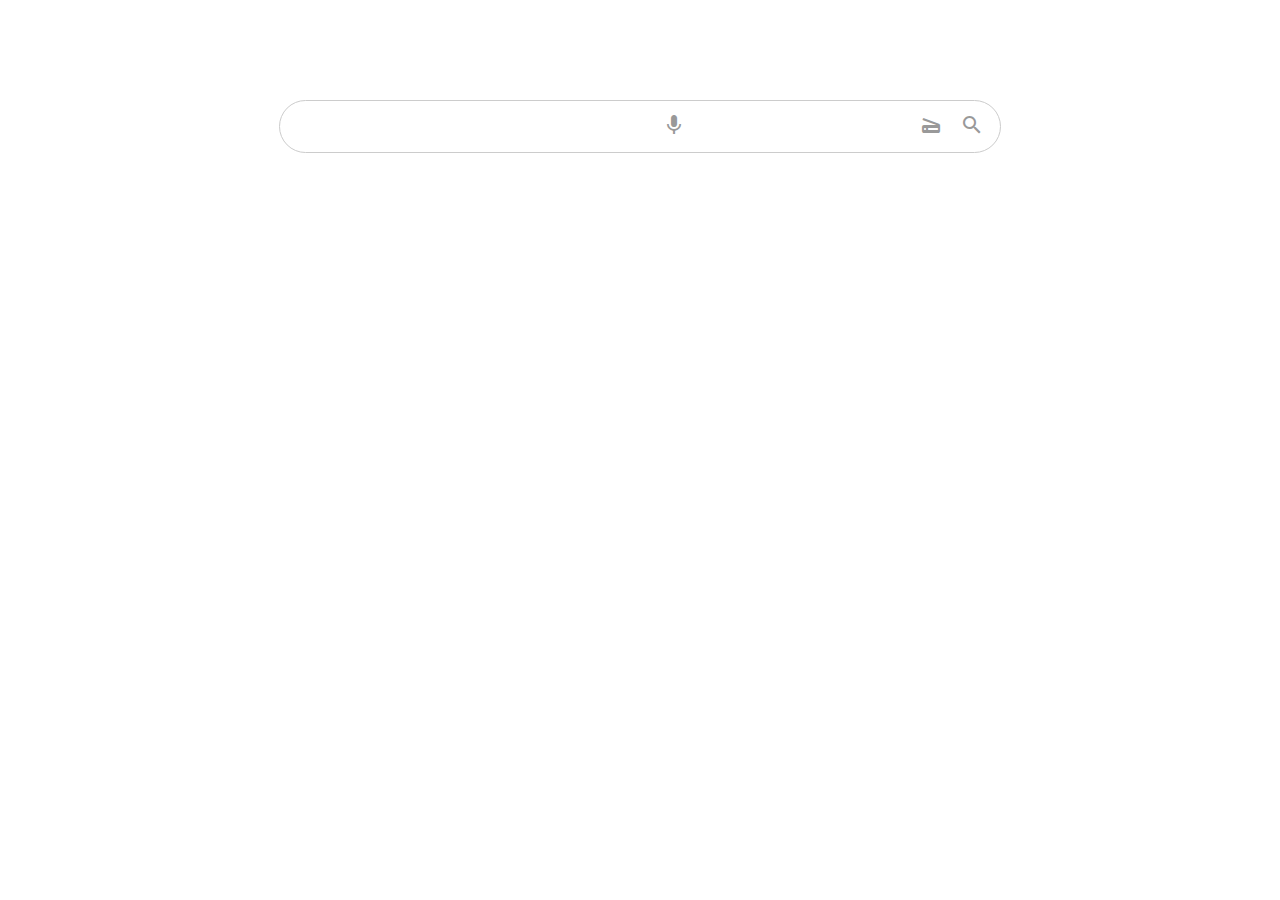
<file: Barra busqueda/index.html>
<!DOCTYPE html>
<html lang="en">
  <head>
    <meta charset="UTF-8" />
    <meta http-equiv="X-UA-Compatible" content="IE=edge" />
    <meta name="viewport" content="width=device-width, initial-scale=1.0" />
    <title>Barra de búsqueda</title>
    <link
      href="https://fonts.googleapis.com/icon?family=Material+Icons"
      rel="stylesheet"
    />
    <link rel="stylesheet" href="style.css" />
  </head>
  <body>
    <div class="search-bar">
      <input type="text" />
      <div class="actions">
        <button><span class="material-icons"> mic </span></button>
        <button><span class="material-icons"> document_scanner </span></button>
        <button>
          <span class="material-icons"> search </span>
        </button>
      </div>
    </div>
  </body>
</html>
</file>
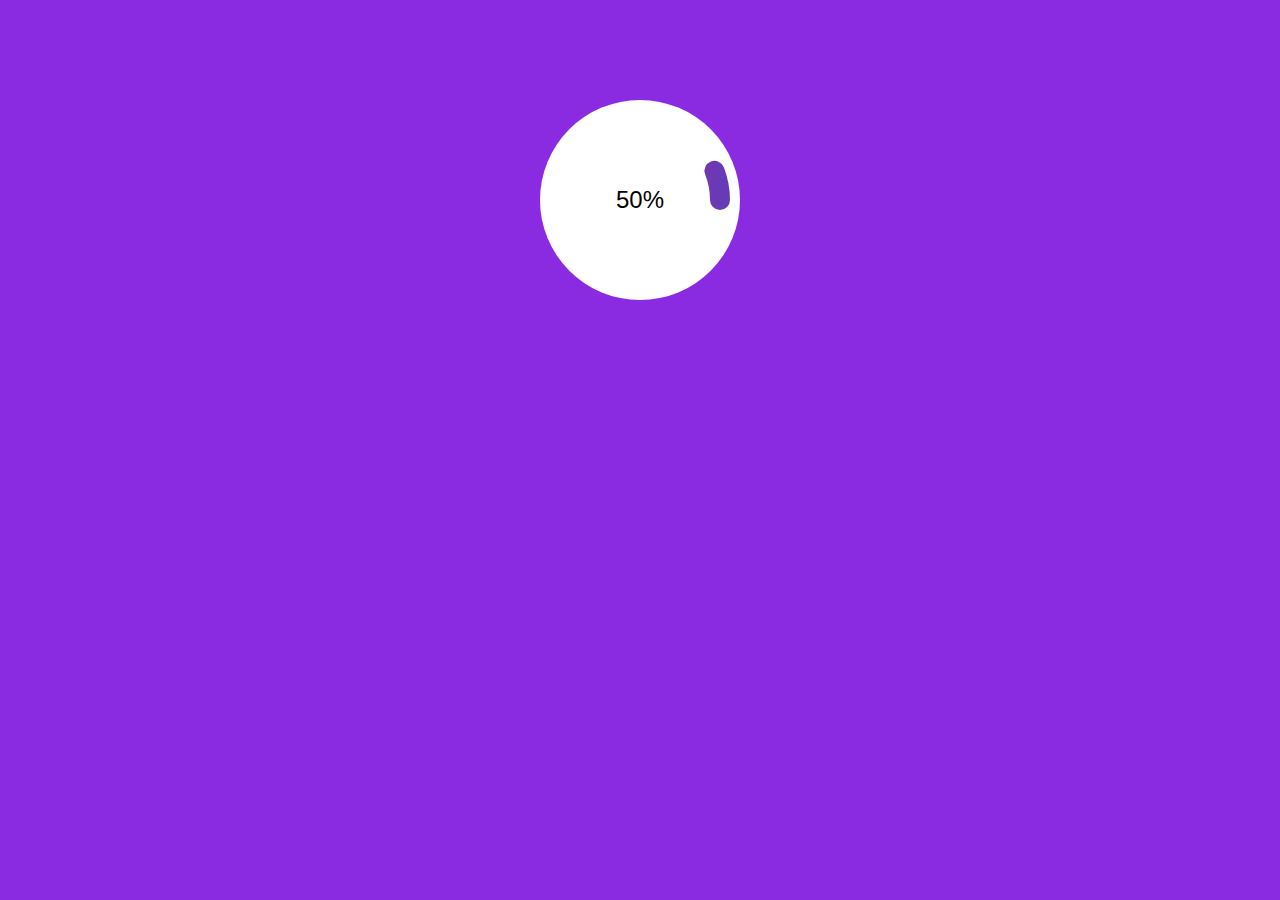
<file: Barra progreso/index.html>
<!DOCTYPE html>
<html lang="en">
  <head>
    <meta charset="UTF-8" />
    <meta http-equiv="X-UA-Compatible" content="IE=edge" />
    <meta name="viewport" content="width=device-width, initial-scale=1.0" />
    <title>Barra de progreso</title>
    <link rel="stylesheet" href="style.css" />
  </head>
  <body>
    <div class="progressbar-container">
      <div class="outer-box">
        <div class="inner-box">50%</div>
        <svg
          xmlns="http://www.w3.org/2000/svg"
          version="1.1"
          width="200px"
          height="200px"
        >
          <defs>
            <linearGradient id="GradientColor">
              <stop offset="0%" stop-color="#e91e63" />
              <stop offset="100%" stop-color="#673ab7" />
            </linearGradient>
          </defs>
          <circle cx="100" cy="100" r="80" stroke-linecap="round" />
        </svg>
      </div>
    </div>
  </body>
</html>
</file>
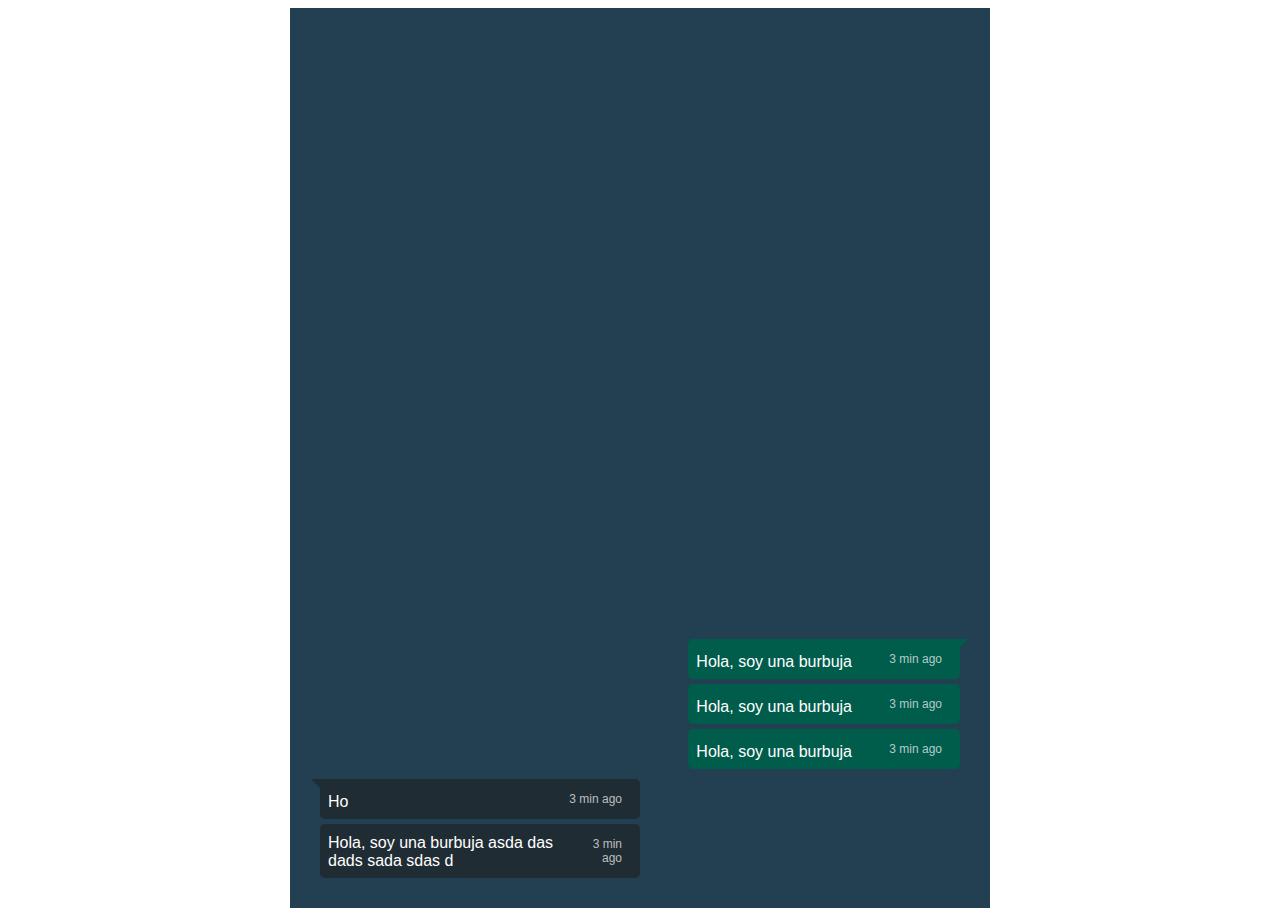
<file: Burbujas chat/index.html>
<!DOCTYPE html>
<html lang="en">
  <head>
    <meta charset="UTF-8" />
    <meta http-equiv="X-UA-Compatible" content="IE=edge" />
    <meta name="viewport" content="width=device-width, initial-scale=1.0" />
    <title>Burbujas chat</title>
    <link rel="stylesheet" href="style.css" />
  </head>
  <body>
    <div class="chat-container">
      <div class="bubble-container right">
        <div class="bubble">
          <div class="bubble-text">
            <div>
              <span> Hola, soy una burbuja</span>
              <div class="bubble-info">3 min ago</div>
            </div>
          </div>
        </div>

        <div class="bubble">
          <div class="bubble-text">
            <div>
              <span> Hola, soy una burbuja</span>
              <div class="bubble-info">3 min ago</div>
            </div>
          </div>
        </div>

        <div class="bubble">
          <div class="bubble-text">
            <div>
              <span> Hola, soy una burbuja</span>
              <div class="bubble-info">3 min ago</div>
            </div>
          </div>
        </div>
      </div>

      <div class="bubble-container left">
        <div class="bubble">
          <div class="bubble-text">
            <div>
              <span> Ho</span>
              <div class="bubble-info">3 min ago</div>
            </div>
          </div>
        </div>

        <div class="bubble">
          <div class="bubble-text">
            <div class="content">
              <span> Hola, soy una burbuja asda das dads sada sdas d</span>
              <div class="bubble-info">3 min ago</div>
            </div>
          </div>
        </div>
      </div>
    </div>
  </body>
</html>
</file>
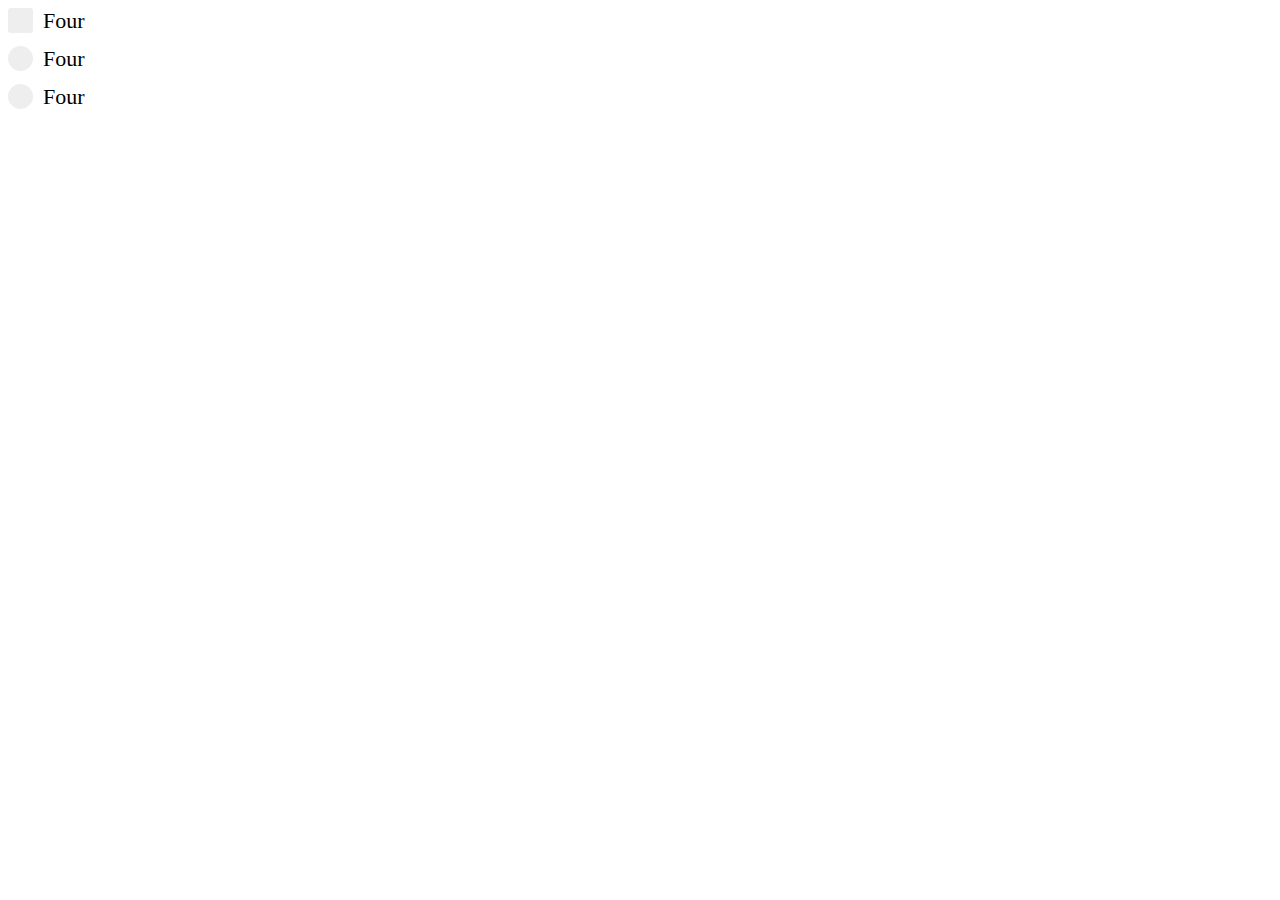
<file: Checkbox/index.html>
<!DOCTYPE html>
<html lang="en">
  <head>
    <meta charset="UTF-8" />
    <meta http-equiv="X-UA-Compatible" content="IE=edge" />
    <meta name="viewport" content="width=device-width, initial-scale=1.0" />
    <title>Tabla de precios</title>
    <link
      href="https://fonts.googleapis.com/icon?family=Material+Icons"
      rel="stylesheet"
    />
    <link rel="stylesheet" href="style.css" />
  </head>
  <body>
    <label class="checkbox-container"
      >Four
      <input type="checkbox" />
      <span class="checkmark">
        <span class="material-icons">check</span>
      </span>
    </label>

    <label class="checkbox-container"
      >Four
      <input type="radio" name="a" />
      <span class="checkmark radio">
        <div class="circle"></div>
      </span>
    </label>
    <label class="checkbox-container"
      >Four
      <input type="radio" name="a" />
      <span class="checkmark radio">
        <div class="circle"></div>
      </span>
    </label>
  </body>
</html>
</file>
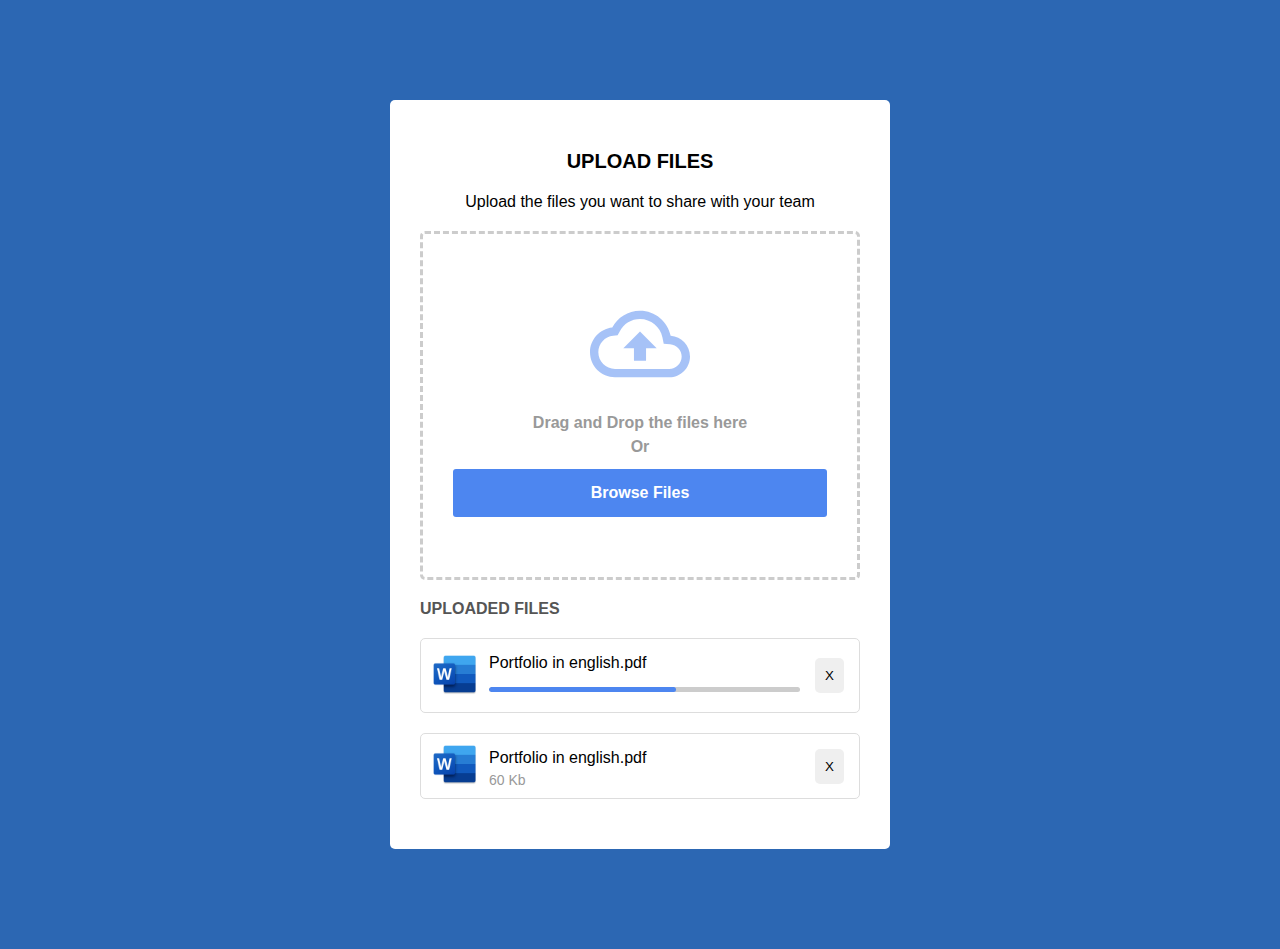
<file: Drag and drop/index.html>
<!DOCTYPE html>
<html lang="en">
  <head>
    <meta charset="UTF-8" />
    <meta http-equiv="X-UA-Compatible" content="IE=edge" />
    <meta name="viewport" content="width=device-width, initial-scale=1.0" />
    <title>Drag and Drop</title>
    <link rel="stylesheet" href="style.css" />
  </head>
  <body>
    <div class="upload-container">
      <div class="title">UPLOAD FILES</div>
      <div class="description">
        Upload the files you want to share with your team
      </div>
      <div class="drag-drop">
        <div class="icon">
          <svg
            xmlns="http://www.w3.org/2000/svg"
            height="24px"
            viewBox="0 0 24 24"
            width="24px"
            fill="#000000"
          >
            <path d="M0 0h24v24H0V0z" fill="none" />
            <path
              d="M19.35 10.04C18.67 6.59 15.64 4 12 4 9.11 4 6.6 5.64 5.35 8.04 2.34 8.36 0 10.91 0 14c0 3.31 2.69 6 6 6h13c2.76 0 5-2.24 5-5 0-2.64-2.05-4.78-4.65-4.96zM19 18H6c-2.21 0-4-1.79-4-4 0-2.05 1.53-3.76 3.56-3.97l1.07-.11.5-.95C8.08 7.14 9.94 6 12 6c2.62 0 4.88 1.86 5.39 4.43l.3 1.5 1.53.11c1.56.1 2.78 1.41 2.78 2.96 0 1.65-1.35 3-3 3zM8 13h2.55v3h2.9v-3H16l-4-4z"
            />
          </svg>
        </div>
        <div>Drag and Drop the files here <br />Or</div>
        <button class="btn">Browse Files</button>
      </div>

      <div class="title-section">UPLOADED FILES</div>
      <div class="uploaded-files">
        <div class="file">
          <div class="icon">
            <img src="word icon.png" width="48" alt="" />
          </div>
          <div class="title">
            <span class="name">Portfolio in english.pdf</span>
            <div class="progress">
              <div class="progress-60"></div>
            </div>
          </div>
          <div class="actions">
            <button>X</button>
          </div>
        </div>

        <div class="file">
          <div class="icon">
            <img src="word icon.png" width="48" alt="" />
          </div>
          <div class="title">
            <span class="name">Portfolio in english.pdf</span>
            <div class="size">60 Kb</div>
          </div>
          <div class="actions">
            <button>X</button>
          </div>
        </div>
      </div>
    </div>
  </body>
</html>
</file>
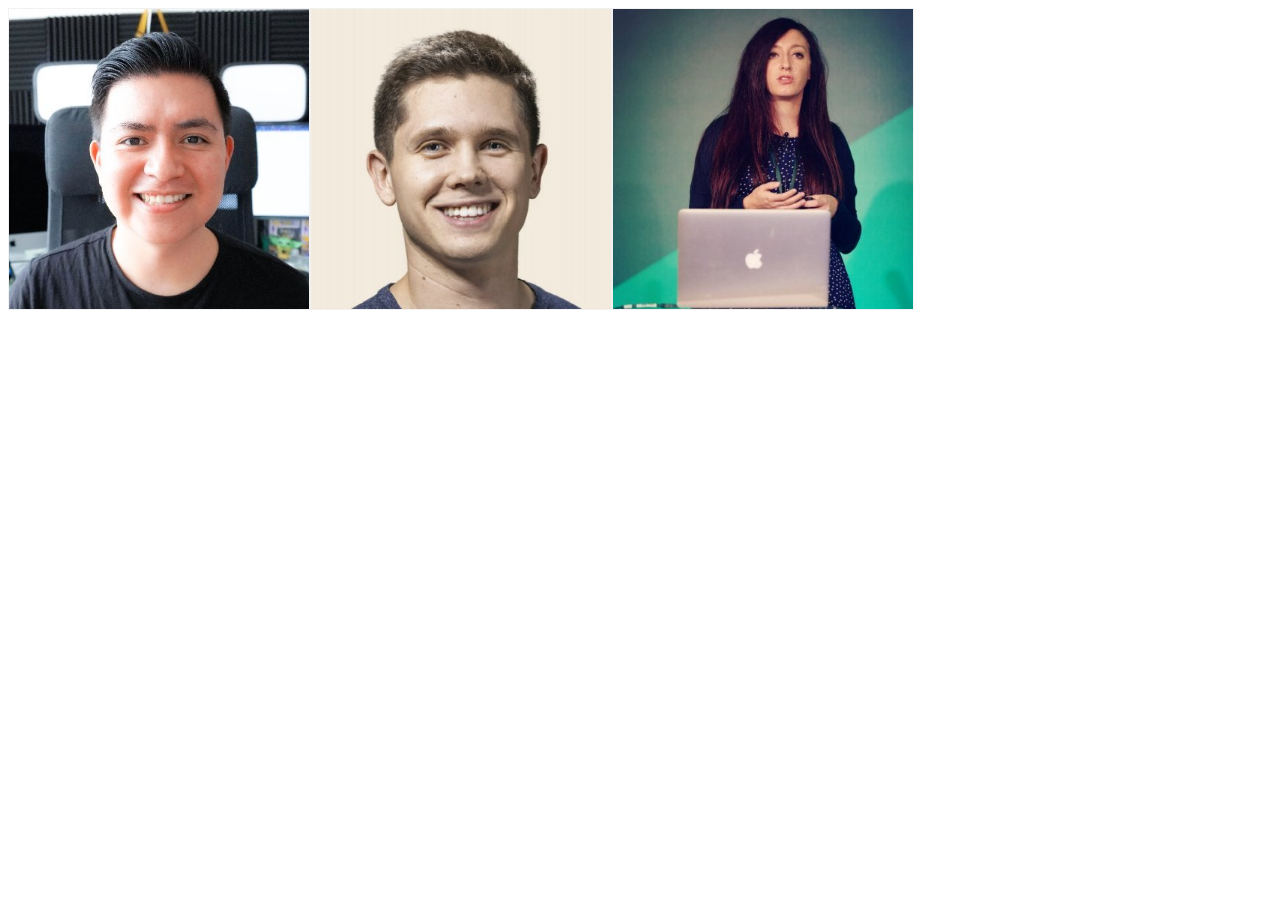
<file: Flip card/index.html>
<!DOCTYPE html>
<html lang="en">
  <head>
    <meta charset="UTF-8" />
    <meta http-equiv="X-UA-Compatible" content="IE=edge" />
    <meta name="viewport" content="width=device-width, initial-scale=1.0" />
    <title>Flip card</title>
    <link rel="stylesheet" href="style.css" />
  </head>
  <body>
    <div class="cards">
      <div class="flip-card">
        <div class="flip-card-inner">
          <div class="flip-card-front">
            <img
              src="profile1.jpeg"
              alt="Avatar"
              style="width: 300px; height: 300px"
            />
          </div>
          <div class="flip-card-back">
            <h1>John Doe</h1>
            <p>Architect & Engineer</p>
            <p>We love that guy</p>
          </div>
        </div>
      </div>
      <div class="flip-card">
        <div class="flip-card-inner">
          <div class="flip-card-front">
            <img
              src="profile2.jpeg"
              alt="Avatar"
              style="width: 300px; height: 300px"
            />
          </div>
          <div class="flip-card-back">
            <h1>John Doe</h1>
            <p>Architect & Engineer</p>
            <p>We love that guy</p>
          </div>
        </div>
      </div>
      <div class="flip-card">
        <div class="flip-card-inner">
          <div class="flip-card-front">
            <img
              src="profile3.jpeg"
              alt="Avatar"
              style="width: 300px; height: 300px"
            />
          </div>
          <div class="flip-card-back">
            <h1>John Doe</h1>
            <p>Architect & Engineer</p>
            <p>We love that guy</p>
          </div>
        </div>
      </div>
    </div>
  </body>
</html>
</file>
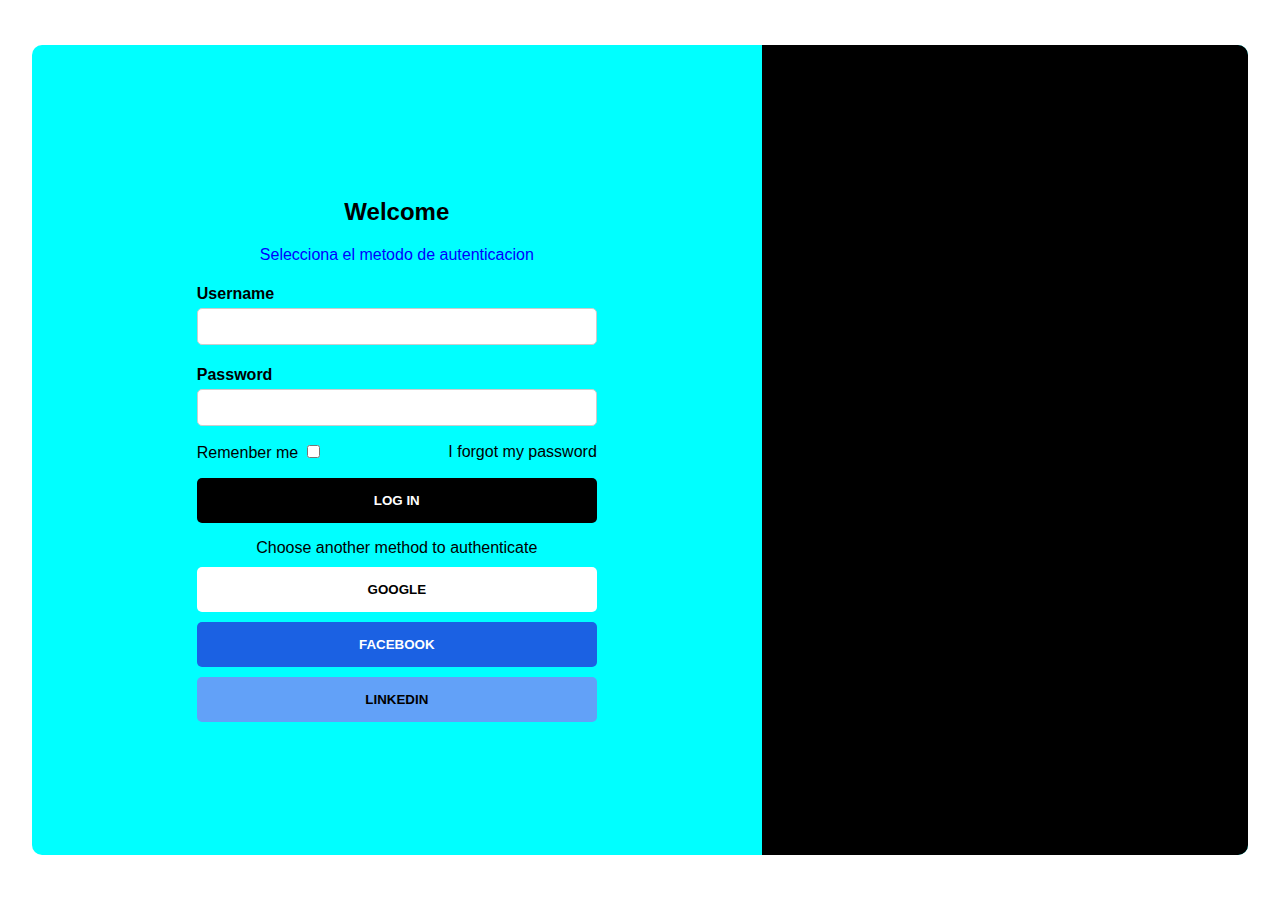
<file: Formulario login/index.html>
<!DOCTYPE html>
<html lang="en">

<head>
    <meta charset="UTF-8">
    <meta http-equiv="X-UA-Compatible" content="IE=edge">
    <meta name="viewport" content="width=device-width, initial-scale=1.0">
    <link rel="stylesheet" href="style.css">
    <title>Formulario Login</title>
</head>

<body>
    <div class="form-container">
        <div class="login-container">
            <h2>Welcome</h2>
            <p>Selecciona el metodo de autenticacion</p>

            <form action="">
                <p>
                    <label for="username">Username</label>
                    <input class="input" type="text" name="username" />
                </p>

                <p>
                    <label for="password">Password</label>
                    <input class="input" type="text" name="password" />
                </p>

                <div class="options">
                    <div>
                        Remenber me
                        <input type="checkbox" name="rememberme" />
                    </div>
                    <div>
                        <a href="#">I forgot my password</a>
                    </div>
                </div>

                <p>
                    <input type="submit" class="btn btn-login" value="Log in" />
                </p>
                <div class="providers">
                    <span>Choose another method to authenticate</span>
                    <button class="btn btn-google">Google</button>
                    <button class="btn btn-facebook">Facebook</button>
                    <button class="btn btn-linkedin">Linkedin</button>
                </div>
            </form>
        </div>
        <div class="welcome-screen-container"></div>
    </div>
</body>

</html>
</file>
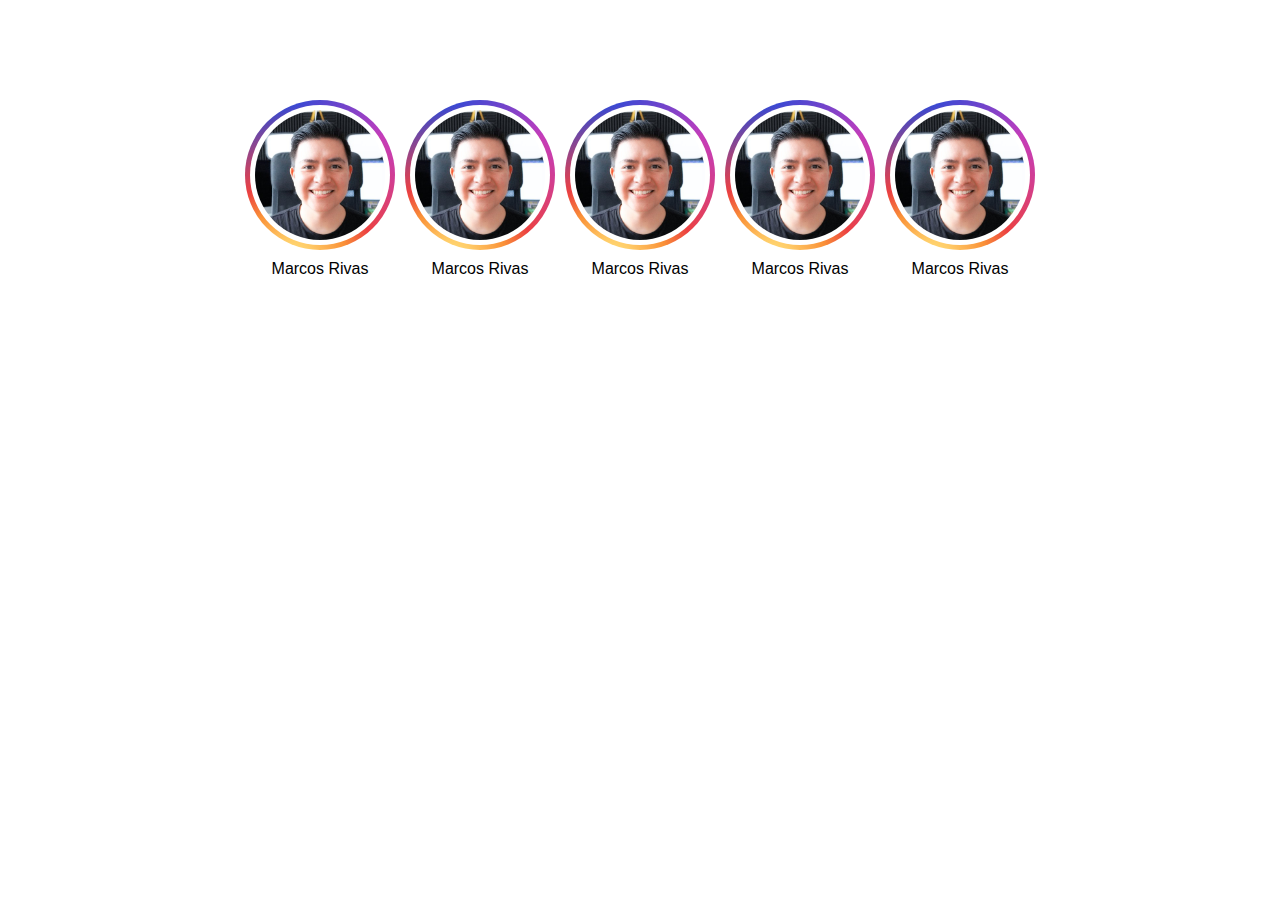
<file: Historias ig/index.html>
<!DOCTYPE html>
<html lang="en">
  <head>
    <meta charset="UTF-8" />
    <meta http-equiv="X-UA-Compatible" content="IE=edge" />
    <meta name="viewport" content="width=device-width, initial-scale=1.0" />
    <title>Historias IG</title>
    <link rel="stylesheet" href="style.css" />
  </head>
  <body>
    <div class="stories-container">
      <div class="story">
        <div class="outer-border">
          <div class="border">
            <a href="#">
              <img src="profile1.jpeg" alt="" />
            </a>
          </div>
        </div>
        <div class="name">Marcos Rivas</div>
      </div>

      <div class="story">
        <div class="outer-border">
          <div class="border">
            <a href="#">
              <img src="profile1.jpeg" alt="" />
            </a>
          </div>
        </div>
        <div class="name">Marcos Rivas</div>
      </div>

      <div class="story">
        <div class="outer-border">
          <div class="border">
            <a href="#">
              <img src="profile1.jpeg" alt="" />
            </a>
          </div>
        </div>
        <div class="name">Marcos Rivas</div>
      </div>

      <div class="story">
        <div class="outer-border">
          <div class="border">
            <a href="#">
              <img src="profile1.jpeg" alt="" />
            </a>
          </div>
        </div>
        <div class="name">Marcos Rivas</div>
      </div>

      <div class="story">
        <div class="outer-border">
          <div class="border">
            <a href="#">
              <img src="profile1.jpeg" alt="" />
            </a>
          </div>
        </div>
        <div class="name">Marcos Rivas</div>
      </div>
    </div>
  </body>
</html>
</file>
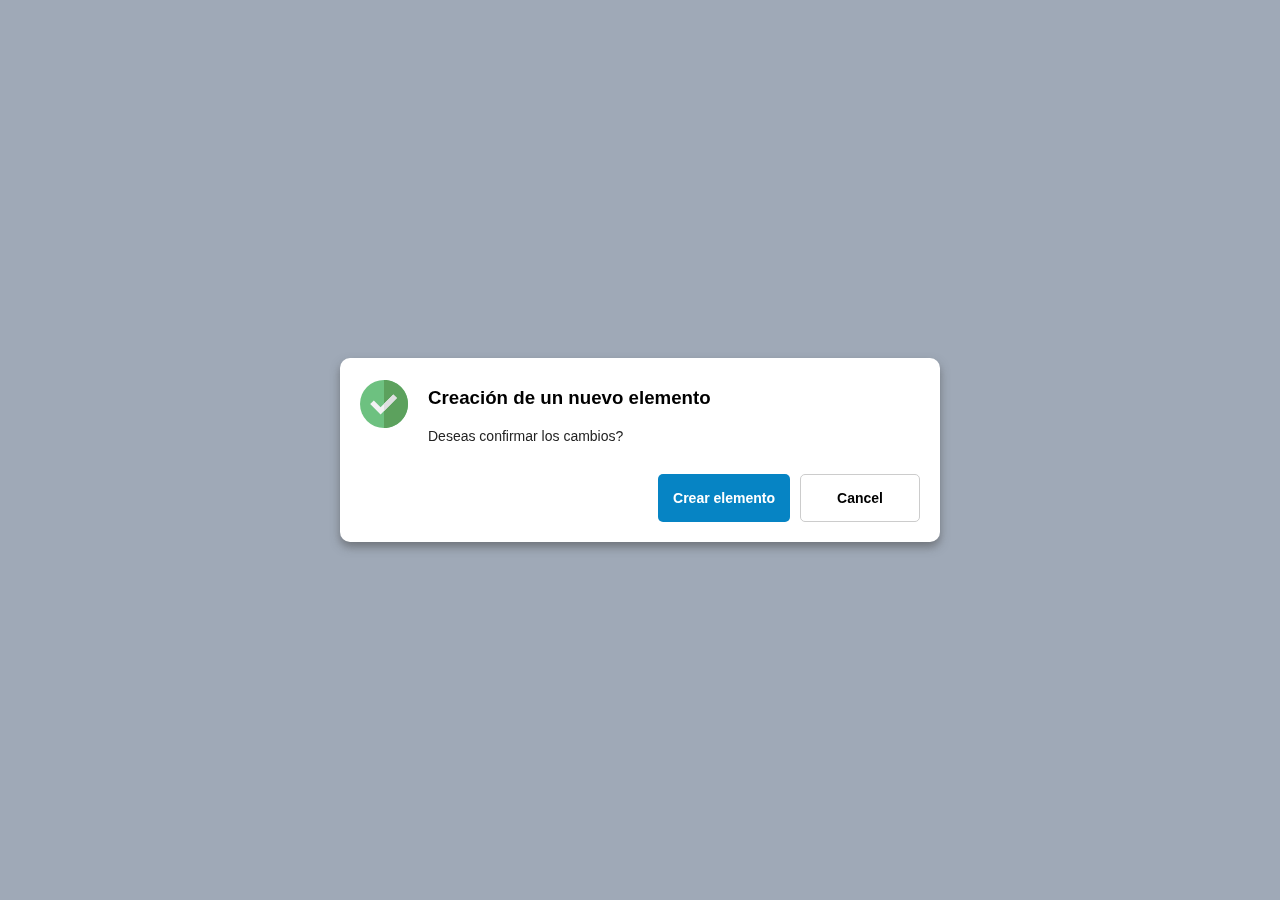
<file: Modal/index.html>
<!DOCTYPE html>
<html lang="en">
  <head>
    <meta charset="UTF-8" />
    <meta http-equiv="X-UA-Compatible" content="IE=edge" />
    <meta name="viewport" content="width=device-width, initial-scale=1.0" />
    <title>Modal</title>
    <link rel="stylesheet" href="style.css" />
  </head>
  <body>
    <div class="modal-container">
      <div class="modal">
        <div class="content">
          <div class="icon">
            <img src="check-svgrepo-com.svg" width="48" alt="" />
          </div>
          <div class="message">
            <div class="title">
              <h3>Creación de un nuevo elemento</h3>
            </div>
            <div class="text">Deseas confirmar los cambios?</div>
          </div>
        </div>
        <div class="actions">
          <button class="btn-confirm">Crear elemento</button>
          <button class="btn-cancel">Cancel</button>
        </div>
      </div>
    </div>
  </body>
</html>
</file>
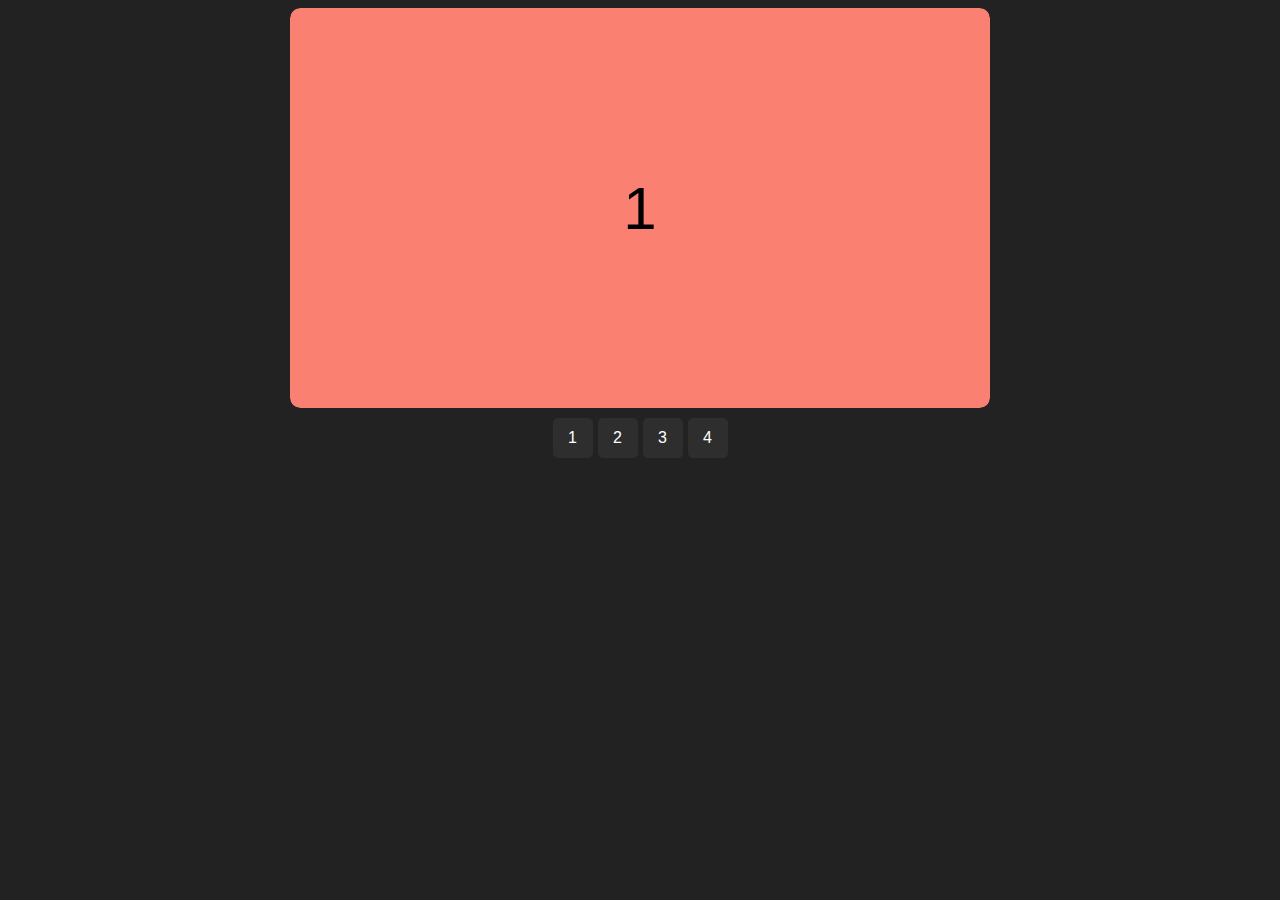
<file: Slider/index.html>
<!DOCTYPE html>
<html lang="en">
  <head>
    <meta charset="UTF-8" />
    <meta http-equiv="X-UA-Compatible" content="IE=edge" />
    <meta name="viewport" content="width=device-width, initial-scale=1.0" />
    <title>Slider</title>
    <link rel="stylesheet" href="style.css" />
  </head>
  <body>
    <div class="slider-container">
      <div class="slider-viewport">
        <div class="slide" id="slide1">1</div>
        <div class="slide" id="slide2">2</div>
        <div class="slide" id="slide3">3</div>
        <div class="slide" id="slide4">4</div>
      </div>
      <div class="links">
        <a href="#slide1">1</a>
        <a href="#slide2">2</a>
        <a href="#slide3">3</a>
        <a href="#slide4">4</a>
      </div>
    </div>
  </body>
</html>
</file>
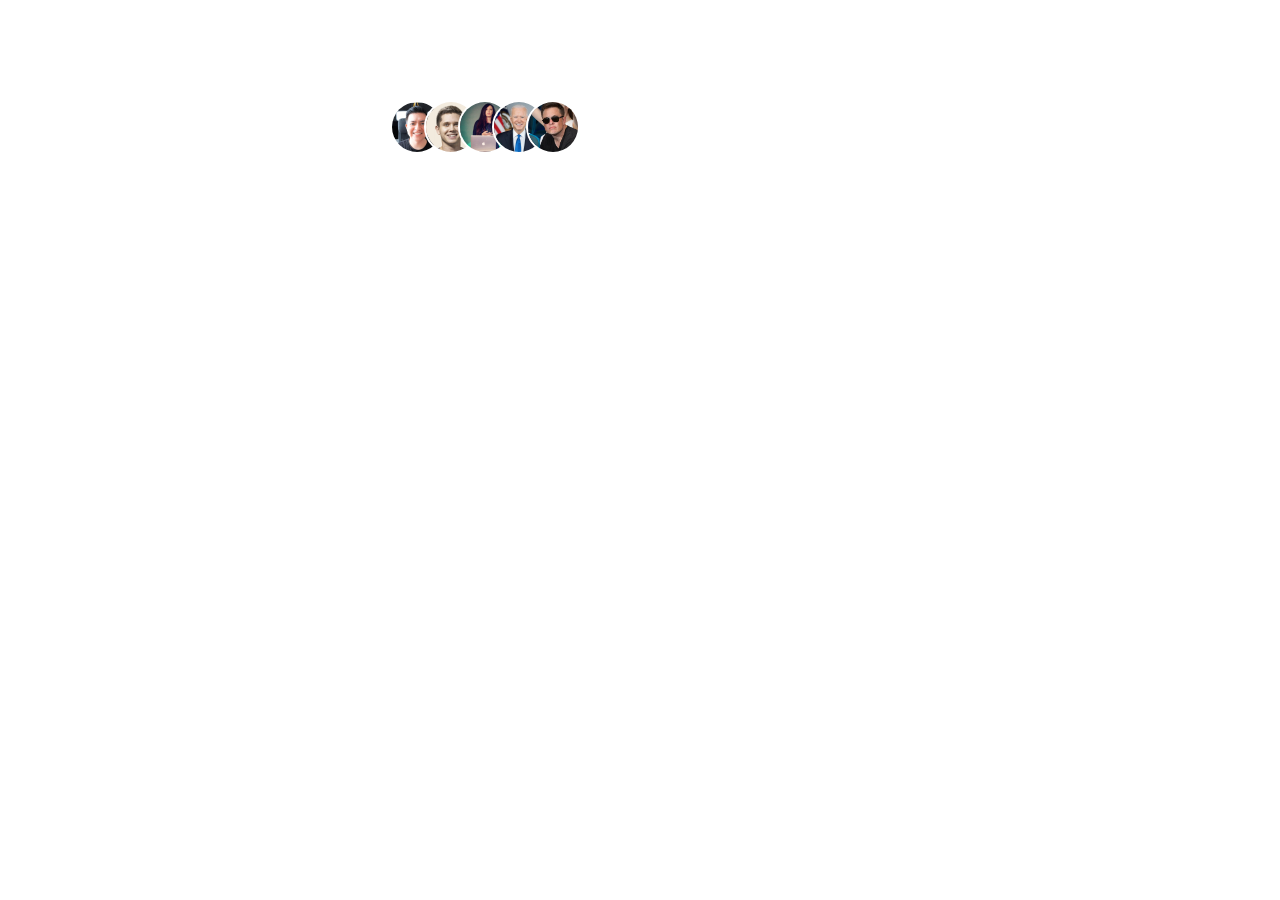
<file: Stack de personas/index.html>
<!DOCTYPE html>
<html lang="en">
  <head>
    <meta charset="UTF-8" />
    <meta http-equiv="X-UA-Compatible" content="IE=edge" />
    <meta name="viewport" content="width=device-width, initial-scale=1.0" />
    <title>Thread</title>
    <link
      href="https://fonts.googleapis.com/icon?family=Material+Icons"
      rel="stylesheet"
    />
    <link rel="stylesheet" href="style.css" />
  </head>
  <body>
    <div class="personas-container">
      <div class="persona">
        <img src="profile1.jpeg" alt="" />
        <span class="name">
          <span class="text"> Marcos Rivas</span>
        </span>
      </div>
      <div class="persona">
        <img src="profile2.jpeg" alt="" />
        <span class="name">
          <span class="text"> Max Liu</span>
        </span>
      </div>
      <div class="persona">
        <img src="profile3.jpeg" alt="" />
        <span class="name">
          <span class="text"> Sandra Hellsviwochky</span>
        </span>
      </div>
      <div class="persona">
        <img src="profile4.jpeg" alt="" />
        <span class="name">
          <span class="text"> José de la Cruz</span>
        </span>
      </div>
      <div class="persona">
        <img src="profile5.jpeg" alt="" />
        <span class="name">
          <span class="text"> Leonardo Mosqueda Sall</span>
        </span>
      </div>
    </div>
  </body>
</html>
</file>
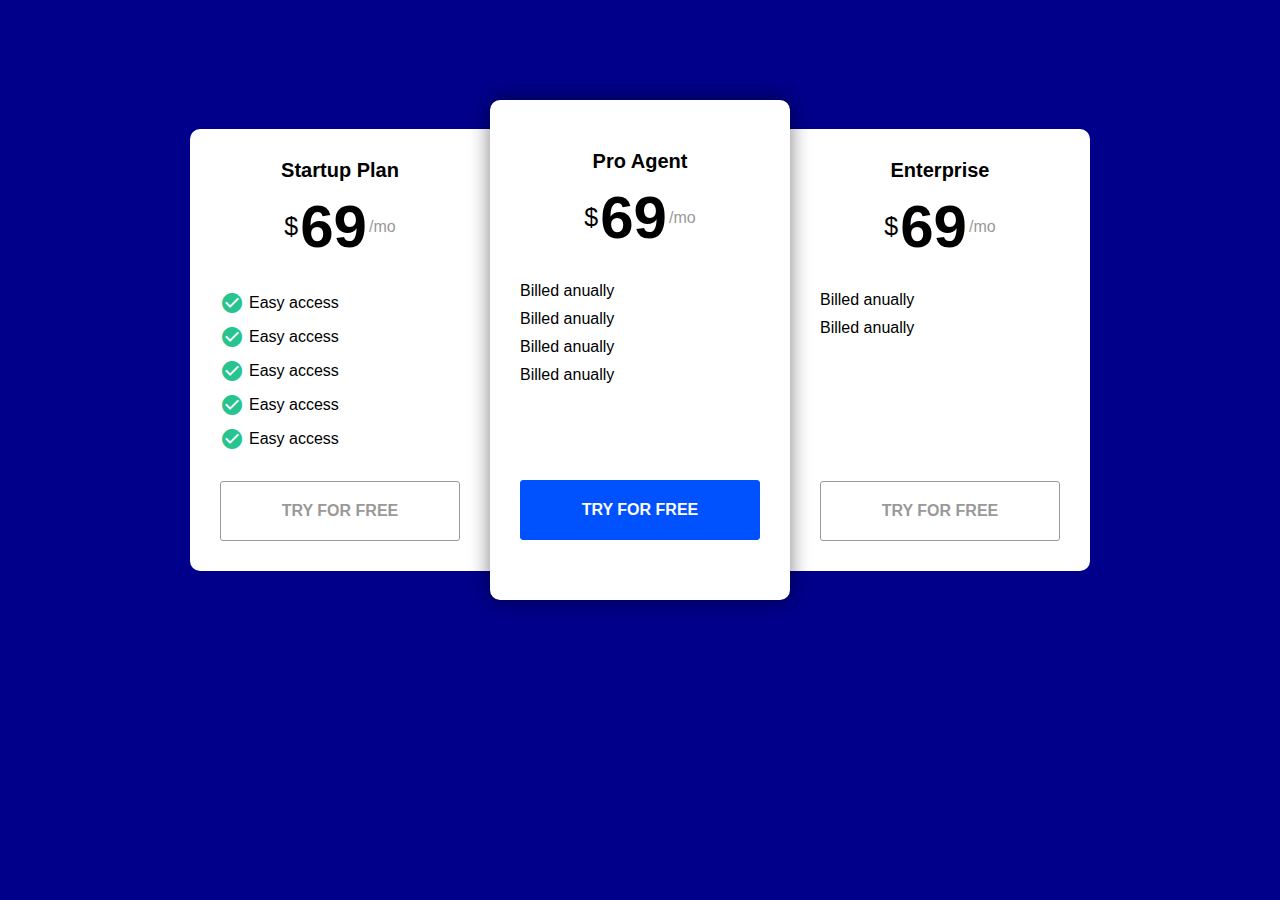
<file: Tabla precios/index.html>
<!DOCTYPE html>
<html lang="en">
  <head>
    <meta charset="UTF-8" />
    <meta http-equiv="X-UA-Compatible" content="IE=edge" />
    <meta name="viewport" content="width=device-width, initial-scale=1.0" />
    <title>Tabla de precios</title>
    <link
      href="https://fonts.googleapis.com/icon?family=Material+Icons"
      rel="stylesheet"
    />
    <link rel="stylesheet" href="style.css" />
  </head>
  <body>
    <div class="price-table-container">
      <div class="table">
        <div class="title">Startup Plan</div>
        <div class="price">
          <span class="currency">$</span>
          <span class="number">69</span>
          <span class="frequency">/mo</span>
        </div>
        <div class="features">
          <ul>
            <li>
              <span class="material-icons check_circle"> check_circle </span
              >Easy access
            </li>
            <li>
              <span class="material-icons check_circle"> check_circle </span
              >Easy access
            </li>
            <li>
              <span class="material-icons check_circle"> check_circle </span
              >Easy access
            </li>
            <li>
              <span class="material-icons check_circle"> check_circle </span
              >Easy access
            </li>
            <li>
              <span class="material-icons check_circle"> check_circle </span
              >Easy access
            </li>
          </ul>
        </div>
        <div class="actions">
          <a href="#" class="btn">Try for free</a>
        </div>
      </div>

      <div class="table recommended">
        <div class="title">Pro Agent</div>
        <div class="price">
          <span class="currency">$</span>
          <span class="number">69</span>
          <span class="frequency">/mo</span>
        </div>
        <div class="features">
          <ul>
            <li>Billed anually</li>
            <li>Billed anually</li>
            <li>Billed anually</li>
            <li>Billed anually</li>
          </ul>
        </div>
        <div class="actions">
          <a href="#" class="btn recommended">Try for free</a>
        </div>
      </div>

      <div class="table">
        <div class="title">Enterprise</div>
        <div class="price">
          <span class="currency">$</span>
          <span class="number">69</span>
          <span class="frequency">/mo</span>
        </div>
        <div class="features">
          <ul>
            <li>Billed anually</li>
            <li>Billed anually</li>
          </ul>
        </div>
        <div class="actions">
          <a href="#" class="btn">Try for free</a>
        </div>
      </div>
    </div>
  </body>
</html>
</file>
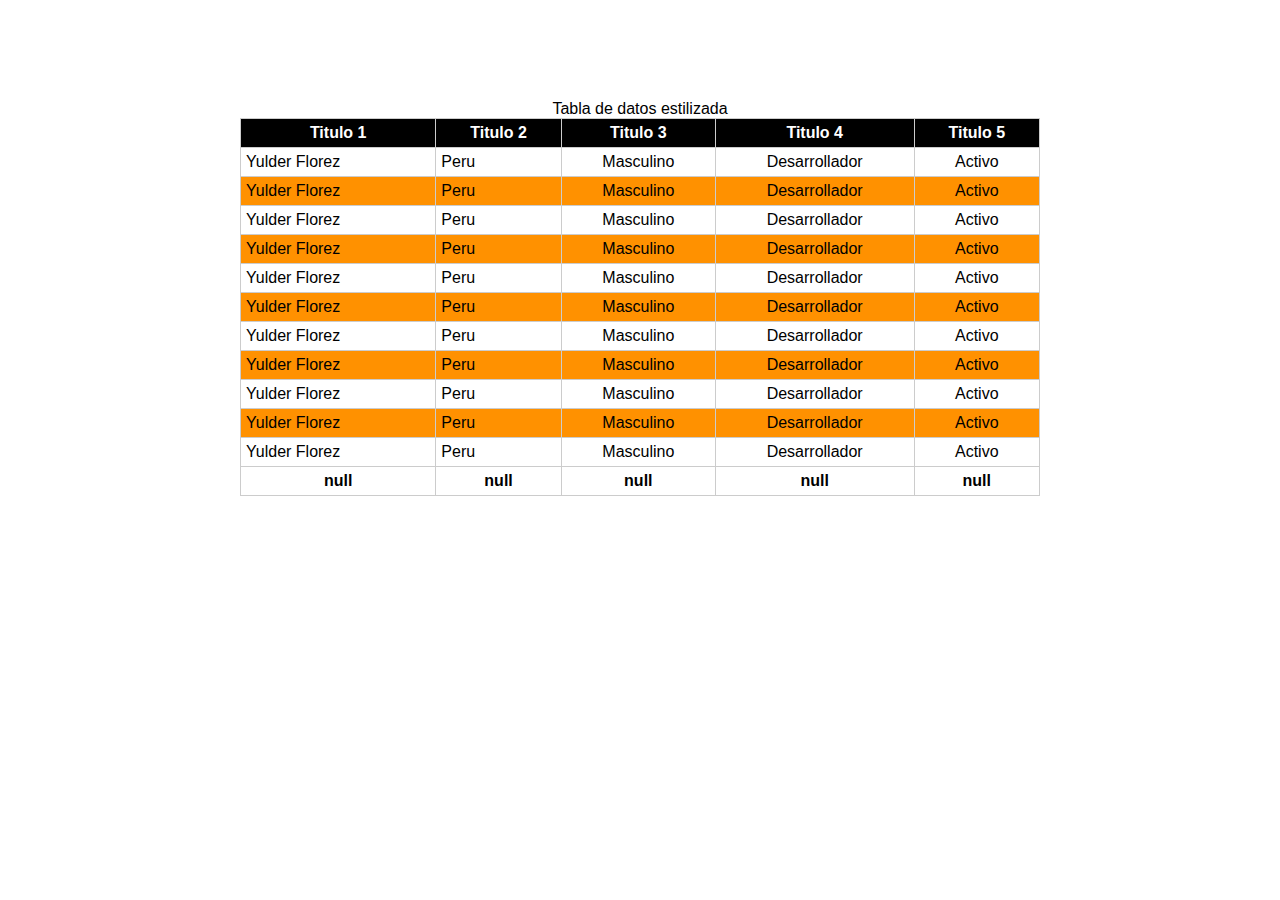
<file: Tabla/index.html>
<!DOCTYPE html>
<html lang="en">
  <head>
    <meta charset="UTF-8" />
    <meta http-equiv="X-UA-Compatible" content="IE=edge" />
    <meta name="viewport" content="width=device-width, initial-scale=1.0" />
    <link rel="stylesheet" href="style.css" />
    <title>Tabla estilizada</title>
  </head>

  <body>
    <table>
      <caption>
        Tabla de datos estilizada
      </caption>

      <thead>
        <tr>
          <th>Titulo 1</th>
          <th>Titulo 2</th>
          <th>Titulo 3</th>
          <th>Titulo 4</th>
          <th>Titulo 5</th>
        </tr>
      </thead>

      <tbody>
        <tr>
          <td>Yulder Florez</td>
          <td>Peru</td>
          <td>Masculino</td>
          <td>Desarrollador</td>
          <td>Activo</td>
        </tr>
        <tr>
          <td>Yulder Florez</td>
          <td>Peru</td>
          <td>Masculino</td>
          <td>Desarrollador</td>
          <td>Activo</td>
        </tr>
        <tr>
          <td>Yulder Florez</td>
          <td>Peru</td>
          <td>Masculino</td>
          <td>Desarrollador</td>
          <td>Activo</td>
        </tr>
        <tr>
          <td>Yulder Florez</td>
          <td>Peru</td>
          <td>Masculino</td>
          <td>Desarrollador</td>
          <td>Activo</td>
        </tr>
        <tr>
          <td>Yulder Florez</td>
          <td>Peru</td>
          <td>Masculino</td>
          <td>Desarrollador</td>
          <td>Activo</td>
        </tr>
        <tr>
          <td>Yulder Florez</td>
          <td>Peru</td>
          <td>Masculino</td>
          <td>Desarrollador</td>
          <td>Activo</td>
        </tr>
        <tr>
          <td>Yulder Florez</td>
          <td>Peru</td>
          <td>Masculino</td>
          <td>Desarrollador</td>
          <td>Activo</td>
        </tr>
        <tr>
          <td>Yulder Florez</td>
          <td>Peru</td>
          <td>Masculino</td>
          <td>Desarrollador</td>
          <td>Activo</td>
        </tr>
        <tr>
          <td>Yulder Florez</td>
          <td>Peru</td>
          <td>Masculino</td>
          <td>Desarrollador</td>
          <td>Activo</td>
        </tr>
        <tr>
          <td>Yulder Florez</td>
          <td>Peru</td>
          <td>Masculino</td>
          <td>Desarrollador</td>
          <td>Activo</td>
        </tr>
        <tr>
          <td>Yulder Florez</td>
          <td>Peru</td>
          <td>Masculino</td>
          <td>Desarrollador</td>
          <td>Activo</td>
        </tr>
      </tbody>

      <tfoot>
        <tr>
          <th>null</th>
          <th>null</th>
          <th>null</th>
          <th>null</th>
          <th>null</th>
        </tr>
      </tfoot>
    </table>
  </body>
</html>
</file>
<file: Barra busqueda/style.css>
body {
  font-family: Arial, Helvetica, sans-serif;
}

.material-icons {
  font-family: "Material Icons";
  font-weight: normal;
  font-style: normal;
  font-size: 24px; /* Preferred icon size */
  display: inline-block;
  line-height: 1;
  text-transform: none;
  letter-spacing: normal;
  word-wrap: normal;
  white-space: nowrap;
  direction: ltr;

  /* Support for all WebKit browsers. */
  -webkit-font-smoothing: antialiased;
  /* Support for Safari and Chrome. */
  text-rendering: optimizeLegibility;

  /* Support for Firefox. */
  -moz-osx-font-smoothing: grayscale;

  /* Support for IE. */
  font-feature-settings: "liga";
}

.search-bar {
  border: solid 1px #ccc;
  border-radius: 30px;

  display: flex;
  flex-direction: row;
  align-items: center;

  padding: 5px 10px;

  width: 700px;
  margin: 100px auto;
}
.search-bar:focus-within {
  border: solid 1px #aaa;
  box-shadow: 0 2px 5px rgba(0, 0, 0, 0.2);
}

.search-bar input[type="text"] {
  border: none;
  outline: none;
  flex: 1;
  padding: 10px;
  font-size: 18px;
}

.search-bar .actions {
  display: flex;
  gap: 5px;
}

.search-bar .actions button {
  border: none;
  outline: none;
  background: none;
  cursor: pointer;
  color: #999;
}

.search-bar .actions button:hover {
  color: #2979e2;
}
</file>
<file: Barra progreso/style.css>
body {
  font-family: Arial, Helvetica, sans-serif;
  background-color: blueviolet;
}
.progressbar-container {
  width: 200px;
  height: 200px;
  margin: 100px auto;
}

.progressbar-container .outer-box {
  background-color: white;
  width: 200px;
  height: 200px;
  border-radius: 50%;
  display: flex;
  align-items: center;
  justify-content: center;
}

.progressbar-container .inner-box {
  background-color: white;
  font-size: 24px;
  width: 160px;
  height: 160px;
  border-radius: 50%;
  display: flex;
  align-items: center;
  justify-content: center;
}

svg {
  position: absolute;
}

circle {
  fill: none;
  stroke: url(#GradientColor);
  stroke-width: 20px;
  stroke-dasharray: 472;
  stroke-dashoffset: 472;

  animation: loading 2s linear forwards;
}

@keyframes loading {
  100% {
    stroke-dashoffset: 0;
  }
}
</file>
<file: Burbujas chat/style.css>
body {
  font-family: Arial, Helvetica, sans-serif;
}

.chat-container {
  width: 700px;
  margin: 0 auto;
  display: flex;
  flex-direction: column;
  justify-content: end;
  height: 100vh;
  background-color: #233f52;
  box-sizing: border-box;
  gap: 10px;
  padding: 30px;
}
.chat-container .bubble-container {
  display: flex;
  flex-direction: column;
  gap: 5px;
}
.chat-container .bubble-container.left {
  width: 50%;
  margin-right: auto;
}
.chat-container .bubble-container.right {
  width: 50%;
  margin-left: auto;
  align-items: flex-end;
}

.chat-container
  .bubble-container.left
  .bubble:nth-child(1)
  .bubble-text
  > div::before {
  content: "";
  position: absolute;
  width: 1px;
  height: 1px;
  border-right: solid 5px #202c33;
  border-top: solid 5px #202c33;
  border-left: solid 5px transparent;
  border-bottom: solid 5px transparent;
  left: -9px;
  top: 0;
}
.chat-container
  .bubble-container.right
  .bubble:nth-child(1)
  .bubble-text
  > div::before {
  content: "";
  position: absolute;
  width: 1px;
  height: 1px;
  border-left: solid 5px #005c4b;
  border-top: solid 5px #005c4b;
  border-right: solid 5px transparent;
  border-bottom: solid 5px transparent;
  right: -8px;
  top: 0;
}
.chat-container .bubble-container .bubble .bubble-text {
  color: white;
}

.chat-container .bubble-container.right .bubble .bubble-text > div {
  position: relative;
  background-color: #005c4b;
}

.chat-container .bubble-container.left .bubble .bubble-text > div {
  position: relative;
  background-color: #202c33;
}

.chat-container .bubble-container .bubble .bubble-text > div {
  padding: 8px;
  border-radius: 5px;
  display: flex;
  align-items: flex-end;
  justify-content: space-between;
}
.chat-container .bubble-container .bubble .bubble-text .bubble-info {
  font-size: 12px;
  color: rgba(255, 255, 255, 0.7);
  padding: 5px 10px;
  text-align: right;
  width: 80px;
}
</file>
<file: Checkbox/style.css>
.checkbox-container {
  display: block;
  position: relative;
  padding-left: 35px;
  margin-bottom: 12px;
  cursor: pointer;
  font-size: 22px;
  -webkit-user-select: none;
  -moz-user-select: none;
  -ms-user-select: none;
  user-select: none;
}

/* Hide the browser's default checkbox */
.checkbox-container input {
  position: absolute;
  opacity: 0;
  cursor: pointer;
  height: 0;
  width: 0;
}

/* Create a custom checkbox */
.checkmark {
  position: absolute;
  border-radius: 3px;
  top: 0;
  left: 0;
  height: 25px;
  width: 25px;
  background-color: #eee;
  transition: all 0.3s ease-in-out;
}
.checkmark.radio {
  position: absolute;
  border-radius: 50%;
  top: 0;
  left: 0;
  height: 25px;
  width: 25px;
  background-color: #eee;
  transition: all 0.3s ease-in-out;
  display: flex;
  align-items: center;
  justify-content: center;
}

.checkmark .material-icons {
  color: white;
  transform: scale(0);
  transition: all 0.3s ease-in-out;
}

/* On mouse-over, add a grey background color */
.checkbox-container:hover input ~ .checkmark {
  background-color: #ccc;
}

/* When the checkbox is checked, add a blue background */
.checkbox-container input:checked ~ .checkmark {
  background-color: #2196f3;
}

.checkbox-container input:checked ~ .checkmark .material-icons {
  transform: scale(1);
}

.checkbox-container input:checked ~ .checkmark.radio .circle {
  position: absolute;
  border-radius: 50%;
  top: 6px;
  left: 7px;
  height: 12px;
  width: 12px;
  background-color: #eee;
  transition: all 0.3s ease-in-out;
}

/* Create the checkmark/indicator (hidden when not checked) */
.checkmark:after {
  content: "";
  position: absolute;
  display: none;
}

/* Show the checkmark when checked 
.checkbox-container input:checked ~ .checkmark:after {
  display: block;
}

/* Style the checkmark/indicator
.checkbox-container .checkmark:after {
  left: 9px;
  top: 5px;
  width: 5px;
  height: 10px;
  border: solid white;
  border-width: 0 3px 3px 0;
  -webkit-transform: rotate(45deg);
  -ms-transform: rotate(45deg);
  transform: rotate(45deg);
}
*/
</file>
<file: Drag and drop/style.css>
* {
}
body {
  font-family: Arial, Helvetica, sans-serif;
  background-color: rgb(44, 103, 179);
}

.upload-container {
  margin: 100px auto;
  width: 500px;
  text-align: center;
  background-color: white;
  border-radius: 5px;
  padding: 50px 30px;
  box-sizing: border-box;
}

.upload-container > .title {
  font-size: 20px;
  font-weight: bold;
  margin-bottom: 20px;
}

.upload-container .description {
}

.upload-container .drag-drop {
  border: dashed 3px #ccc;
  border-radius: 5px;
  box-sizing: inherit;
  padding: 60px 30px;
  margin: 20px 0;
  line-height: 1.5;
  display: flex;
  flex-direction: column;
  font-weight: bold;
  color: #999;
  gap: 10px;
}

.upload-container .drag-drop .icon svg {
  width: 100px;
  height: 100px;
  fill: rgba(77, 134, 240, 0.5);
}

.upload-container .drag-drop .btn {
  padding: 15px;
  font-size: 16px;
  font-weight: bold;
  background-color: #4d86f0;
  color: white;
  border: none;
  border-radius: 3px;
  min-width: 200px;
  cursor: pointer;
}
.upload-container .drag-drop .btn:hover {
  background-color: #3c6dc0;
}

.upload-container .uploaded-files {
}

.upload-container .title-section {
  text-align: left;
  color: #555;
  font-weight: bolder;
  padding-bottom: 20px;
}

.upload-container .uploaded-files {
  display: flex;
  flex-direction: column;
  gap: 20px;
}
.upload-container .uploaded-files .file {
  border: 1px solid #ddd;
  border-radius: 5px;
  text-align: left;
  display: flex;
  justify-content: space-between;
  align-items: center;
  transition: all 0.3s ease;
}
.upload-container .uploaded-files .file:hover {
  box-shadow: 0 5px 10px rgba(0, 0, 0, 0.2);
}
.upload-container .uploaded-files .file .icon {
  width: 48px;
  padding: 0 10px;
}
.upload-container .uploaded-files .file .icon img {
  width: 48px;
  height: 48px;
}
.upload-container .uploaded-files .file .title {
  flex: 1;
  padding: 10px 0;
}

.upload-container .uploaded-files .file .title .name {
  display: block;
  padding: 5px 0;
}
.upload-container .uploaded-files .file .title .size {
  font-size: 14px;
  color: #999;
}
.upload-container .uploaded-files .file .title .progress {
  height: 5px;
  width: 100%;
  background-color: #ccc;
  margin: 10px 0;
  border-radius: 4px;
  overflow: hidden;
}
.upload-container .uploaded-files .file .title .progress .progress-60 {
  background-color: #4d86f0;
  height: 5px;
  width: 60%;
  border-radius: 4px;
}

.upload-container .uploaded-files .file .actions button {
  padding: 10px;
  margin: 0 15px;
  border: none;
  border-radius: 5px;
  cursor: pointer;
}
.upload-container .uploaded-files .file .actions button:hover {
  background-color: #ddd;
}
</file>
<file: Flip card/style.css>
body {
  font-family: Arial, Helvetica, sans-serif;
}

.cards {
  display: flex;
}

.flip-card {
  background-color: transparent;
  width: 300px;
  height: 300px;
  border: 1px solid #f1f1f1;
  perspective: 1000px; /* Remove this if you don't want the 3D effect */
}

/* This container is needed to position the front and back side */
.flip-card-inner {
  position: relative;
  width: 100%;
  height: 100%;
  text-align: center;
  transition: transform 0.8s;
  transform-style: preserve-3d;
}

/* Do an horizontal flip when you move the mouse over the flip box container */
.flip-card:hover .flip-card-inner {
  transform: rotateY(180deg);
}

/* Position the front and back side */
.flip-card-front,
.flip-card-back {
  position: absolute;
  width: 100%;
  height: 100%;
  -webkit-backface-visibility: hidden; /* Safari */
  backface-visibility: hidden;
}

/* Style the front side (fallback if image is missing) */
.flip-card-front {
  background-color: #bbb;
  color: black;
}

/* Style the back side */
.flip-card-back {
  background-color: dodgerblue;
  color: white;
  transform: rotateY(180deg);
}
</file>
<file: Formulario login/style.css>
body {
  font-family: Arial, Helvetica, sans-serif;
  padding: 0;
  margin: 0;
  display: flex;
  align-items: center;
  justify-content: center;
  height: 100vh;
}

.form-container {
  background-color: aqua;
  width: 80%;
  border-radius: 10px;
  overflow: hidden;
  height: 90vh;
  display: flex;
  align-items: center;
}

.form-container .login-container {
  width: 500px;
  margin: 0 auto;
}

.form-container .login-container > h2 {
  text-align: center;
  font-size: 2.5 rem;
}

.form-container .login-container > p,
.form-container .login-container > span {
  text-align: center;
  color: blue;
}

.form-container .login-container label {
  display: block;
  font-weight: bold;
  padding: 5px 0;
}

.form-container .login-container input.input {
  display: block;
  width: 100%;
  box-sizing: border-box;
  padding: 10px;
  border: solid 1px #ccc;
  border-radius: 5px;
}

.form-container .login-container input.input:focus {
  outline: solid 2px #15e90d;
}

.form-container .login-container .options {
  display: flex;
  justify-content: space-between;
  align-items: center;
}

.form-container a {
  color: rgb(0, 0, 0);
  text-decoration: none;
}

.form-container a:hover {
  text-decoration: underline;
}

.form-container .login-container .providers {
  display: flex;
  flex-direction: column;
  gap: 10px;
  text-align: center;
  margin-top: 30 px;
}

.btn {
  border: none;
  padding: 15px 0;
  width: 100%;
  font-weight: bolder;
  display: block;
  border-radius: 5px;
  text-transform: uppercase;
  cursor: pointer;
}

.btn.btn-login {
  background-color: black;
  color: white;
}

.btn.btn-login:hover {
  background-color: rgb(52, 52, 52);
  color: rgb(255, 255, 255);
}

.btn.btn-facebook {
  background-color: rgb(27, 97, 227);
  color: white;
}

.btn.btn-facebook:hover {
  background-color: rgb(67, 125, 233);
  color: rgb(0, 0, 0);
}

.btn.btn-google {
  background-color: rgb(255, 255, 255);
  color: rgb(0, 0, 0);
}

.btn.btn-google:hover {
  background-color: rgb(196, 196, 196);
  color: rgb(255, 255, 255);
}

.btn.btn-linkedin {
  background-color: rgb(98, 161, 248);
  color: rgb(0, 0, 0);
}

.btn.btn-linkedin:hover {
  background-color: rgb(39, 99, 183);
  color: rgb(255, 255, 255);
}

.form-container .welcome-screen-container {
  background-color: black;
  height: 100%;
  width: 50%;
}

@media screen and (max-width: 1357px) {
  .form-container {
    width: 95%;
  }
  .form-container .login-container {
    width: 400px;
    margin: 0 auto;
  }

  .form-container .welcome-screen-container {
    width: 40%;
  }
}
@media screen and (max-width: 900px) {
  .form-container .login-container {
    width: 400px;
    margin: 0 auto;
  }

  .form-container .welcome-screen-container {
    width: 0%;
  }
}
</file>
<file: Historias ig/style.css>
:root {
  --size: 150px;
}
body {
  padding: 0;
  margin: 0;
  font-family: Arial, Helvetica, sans-serif;
}

.stories-container {
  display: flex;
  flex-direction: row;
  gap: 10px;
  width: 790px;
  margin: 100px auto;
}

.stories-container .story .outer-border {
  background-color: black;
  width: var(--size);
  height: var(--size);
  display: flex;
  align-items: center;
  justify-content: center;
  border-radius: 50%;
  box-sizing: border-box;

  background: radial-gradient(
      circle farthest-corner at 32% 106%,
      rgb(255, 225, 125) 0%,
      rgb(255, 205, 105) 10%,
      rgb(250, 145, 55) 28%,
      rgb(235, 65, 65) 42%,
      transparent 82%
    ),
    linear-gradient(135deg, rgb(35, 75, 215) 12%, rgb(195, 60, 190) 58%);
}
.stories-container .story .border {
  background-color: white;
  width: calc(var(--size) - 10px);
  height: calc(var(--size) - 10px);
  display: flex;
  align-items: center;
  justify-content: center;
  border-radius: 50%;
  box-sizing: border-box;
}

.stories-container .story .border a {
  display: block;
  width: calc(var(--size) - 20px);
  height: calc(var(--size) - 20px);
  box-sizing: border-box;
}
.stories-container .story .border img {
  border-radius: 50%;
  width: calc(var(--size) - 20px);
  height: calc(var(--size) - 20px);
  box-sizing: border-box;
}

.stories-container .story .name {
  text-align: center;
  overflow: hidden;
  text-overflow: ellipsis;
  white-space: nowrap;
  padding: 10px 0;
  font-weight: 500;
  font-size: 16px;
  width: var(--size);
}
</file>
<file: Modal/style.css>
body {
  font-family: Arial, Helvetica, sans-serif;
  padding: 0;
  margin: 0;
}

.modal-container {
  background-color: rgba(14, 41, 75, 0.4);
  position: fixed;
  width: 100%;
  height: 100vh;
  display: flex;
  align-items: center;
  justify-content: center;
}

.modal-container .modal {
  width: 600px;
  border-radius: 10px;
  background-color: white;
  padding: 10px 20px;
  box-sizing: border-box;

  box-shadow: 0px 5px 10px rgba(63, 63, 63, 0.5);
}

.modal-container .modal .title-bar {
  display: flex;
  justify-content: space-between;
  align-items: center;
}

.modal-container .modal .title-bar .title {
  font-weight: bolder;
  flex: 1;
}

.modal-container .modal .title-bar .action {
}
.modal-container .modal .title-bar .action button {
  border: none;
  background-color: transparent;
  padding: 10px;
}

.modal-container .modal .content {
  display: flex;
  gap: 10px;
  align-items: center;
  flex: 1;
  margin-bottom: 20px;
}
.modal-container .modal .content .icon {
  margin-right: 10px;
}
.modal-container .modal .content .message .text {
  color: #222;
  font-size: 14px;
}
.modal-container .modal .content .title {
  font-weight: bolder;
}
.modal-container .modal .actions {
  padding: 10px 0;
  display: flex;
  justify-content: end;
  gap: 10px;
}
.modal-container .modal .actions button[class*="btn"] {
  border: none;
  padding: 15px;
  min-width: 120px;
  border-radius: 5px;
  font-weight: bold;
  font-size: 14px;
  cursor: pointer;
}
.modal-container .modal .actions .btn-confirm {
  background-color: #0684c4;
  color: white;
}
.modal-container .modal .actions .btn-confirm:hover {
  background-color: #056797;
  color: white;
}
.modal-container .modal .actions .btn-cancel {
  background-color: white;
  border: solid 1px #ccc !important;
  color: black;
}
.modal-container .modal .actions .btn-cancel:hover {
  background-color: #eee;
}

@media screen and (max-width: 600px) {
  .modal-container .modal {
    width: 90%;
    margin-bottom: 100px;
  }

  .modal-container .modal .actions {
    flex-direction: column;
  }
}
</file>
<file: Slider/style.css>
body {
  font-family: Arial, Helvetica, sans-serif;
  background-color: #222;
}

.slider-container {
  width: 700px;
  margin: 0 auto;
}

.slider-container .slider-viewport {
  width: 700px;
  border-radius: 10px;
  display: flex;

  overflow-x: auto;
  scroll-snap-type: x mandatory;

  scroll-behavior: smooth;
  -webkit-overflow-scrolling: touch;
}

.slider-container .slide {
  min-width: 700px;
  height: 400px;
  scroll-snap-align: start;
  border-radius: 10px;
  box-sizing: border-box;

  display: flex;
  align-items: center;
  justify-content: center;
  font-size: 60px;
}

.slider-container .slide:nth-child(1) {
  background-color: salmon;
}
.slider-container .slide:nth-child(2) {
  background-color: steelblue;
}
.slider-container .slide:nth-child(3) {
  background-color: yellowgreen;
}
.slider-container .slide:nth-child(4) {
  background-color: paleturquoise;
}

.slider-container .links {
  padding: 10px 0;
  display: flex;
  justify-content: center;
  gap: 5px;
}
.slider-container .links a {
  width: 40px;
  height: 40px;
  background-color: #2e2e2e;
  border-radius: 5px;
  display: flex;
  align-items: center;
  justify-content: center;
  color: white;
  text-decoration: none;
}
.slider-container .links a:hover {
  background-color: #226bbe;
}
</file>
<file: Stack de personas/style.css>
body {
  font-family: Arial, Helvetica, sans-serif;
  background-color: white;
}

.personas-container {
  margin: 100px auto;
  width: 500px;
  display: flex;
}
.personas-container .persona {
  position: relative;
  margin-right: -20px;
  display: inline-flex;
  flex-direction: column;
}
.personas-container .persona img {
  width: 50px;
  height: 50px;
  border-radius: 50%;
  border: solid 2px white;

  transition: transform 0.3s ease-in-out;
}

.personas-container .persona .name {
  position: absolute;
  background-color: black;
  border-radius: 5px;
  color: white;
  display: none;
  min-width: 100px;
  width: 150px;
  top: -55px;
  left: calc(-50% - 30px);
  padding: 10px 15px;
}

.personas-container .persona .name .text {
  display: inline-block;
  text-overflow: ellipsis;
  overflow: hidden;
  white-space: nowrap;
  margin: 0 auto;
  width: 150px;
  text-align: center;
  box-sizing: border-box;
}

.personas-container .persona .name::before {
  content: "";
  position: absolute;
  width: 1px;
  height: 1px;
  left: 40%;
  bottom: -20px;
  border-top: solid 10px black;
  border-left: solid 10px transparent;
  border-right: solid 10px transparent;
  border-bottom: solid 10px transparent;
}
.personas-container .persona:hover .name {
  display: inline-block;
}
</file>
<file: Tabla precios/style.css>
body {
  padding: 0;
  margin: 0;
  background-color: darkblue;
  font-family: Arial, Helvetica, sans-serif;
}

.material-icons {
  font-family: "Material Icons";
  font-weight: normal;
  font-style: normal;
  font-size: 24px; /* Preferred icon size */
  display: inline-block;
  line-height: 1;
  text-transform: none;
  letter-spacing: normal;
  word-wrap: normal;
  white-space: nowrap;
  direction: ltr;

  /* Support for all WebKit browsers. */
  -webkit-font-smoothing: antialiased;
  /* Support for Safari and Chrome. */
  text-rendering: optimizeLegibility;

  /* Support for Firefox. */
  -moz-osx-font-smoothing: grayscale;

  /* Support for IE. */
  font-feature-settings: "liga";
}

.price-table-container {
  width: 900px;
  display: flex;
  align-items: center;
  margin: 100px auto;
}

.price-table-container .table {
  width: 300px;
  height: 442px;
  padding: 30px 30px;
  box-sizing: border-box;
  position: relative;
  z-index: 100;
  background-color: white;
  display: flex;
  flex-direction: column;
  gap: 10px;
}
.price-table-container .table:first-child {
  border-radius: 10px 0 0 10px;
}
.price-table-container .table:last-child {
  border-radius: 0 10px 10px 0;
}

.price-table-container .table.recommended {
  height: 500px;
  border-radius: 10px;
  padding: 50px 30px 60px 30px;
  z-index: 200;

  box-shadow: 0 0 20px rgba(0, 0, 0, 0.5);
}

.price-table-container .table .title {
  font-weight: bold;
  text-align: center;
  font-size: 20px;
}
.price-table-container .table .price {
  display: flex;
  justify-content: center;
  align-items: center;
  gap: 2px;
}
.price-table-container .table .price .currency {
  font-size: 25px;
}
.price-table-container .table .price .number {
  font-size: 60px;
  font-weight: bold;
}
.price-table-container .table .price .frequency {
  color: #999;
}
.price-table-container .table .features {
  flex: 1;
  text-align: left;
  height: 240px;
  padding: 20px 0;
}

.price-table-container .table .features ul {
  list-style: none;
  padding: 0;
  margin: 0;
  display: flex;
  flex-direction: column;
  gap: 10px;
}
.price-table-container .table .features ul li {
  display: flex;
  align-items: center;
  gap: 5px;
}
.price-table-container .table .features ul li span.check_circle {
  color: rgb(39, 196, 143);
}
.price-table-container .table .actions .btn {
  display: block;
  text-align: center;
  padding: 20px 0;
  border: solid 1px #999;
  color: #999;
  text-decoration: none;
  border-radius: 3px;
  font-weight: bold;
  text-transform: uppercase;
}
.price-table-container .table .actions .btn:hover {
}

.price-table-container .table .actions .btn.recommended {
  background-color: #0051ff;
  color: white;
  border: solid 1px #0051ff;
}
</file>
<file: Tabla/style.css>
body {
  padding: 0;
  margin: 0;
  font-family: Arial, Helvetica, sans-serif;
}

table {
  border-spacing: 0;
  border-collapse: collapse;
  width: 800px;
  margin: 100px auto;
}

td,
th {
  border: solid 1px #ccc;
  padding: 5px;
}

tr:nth-child(even) {
  background-color: rgb(255, 145, 0);
}

td:nth-child(n + 3),
td:nth-child(n + 3) {
  text-align: center;
}

tbody tr:hover {
  background-color: aquamarine;
}

thead {
  background-color: black !important;
  color: white;
  position: sticky;
  top: 0;
}
</file>
